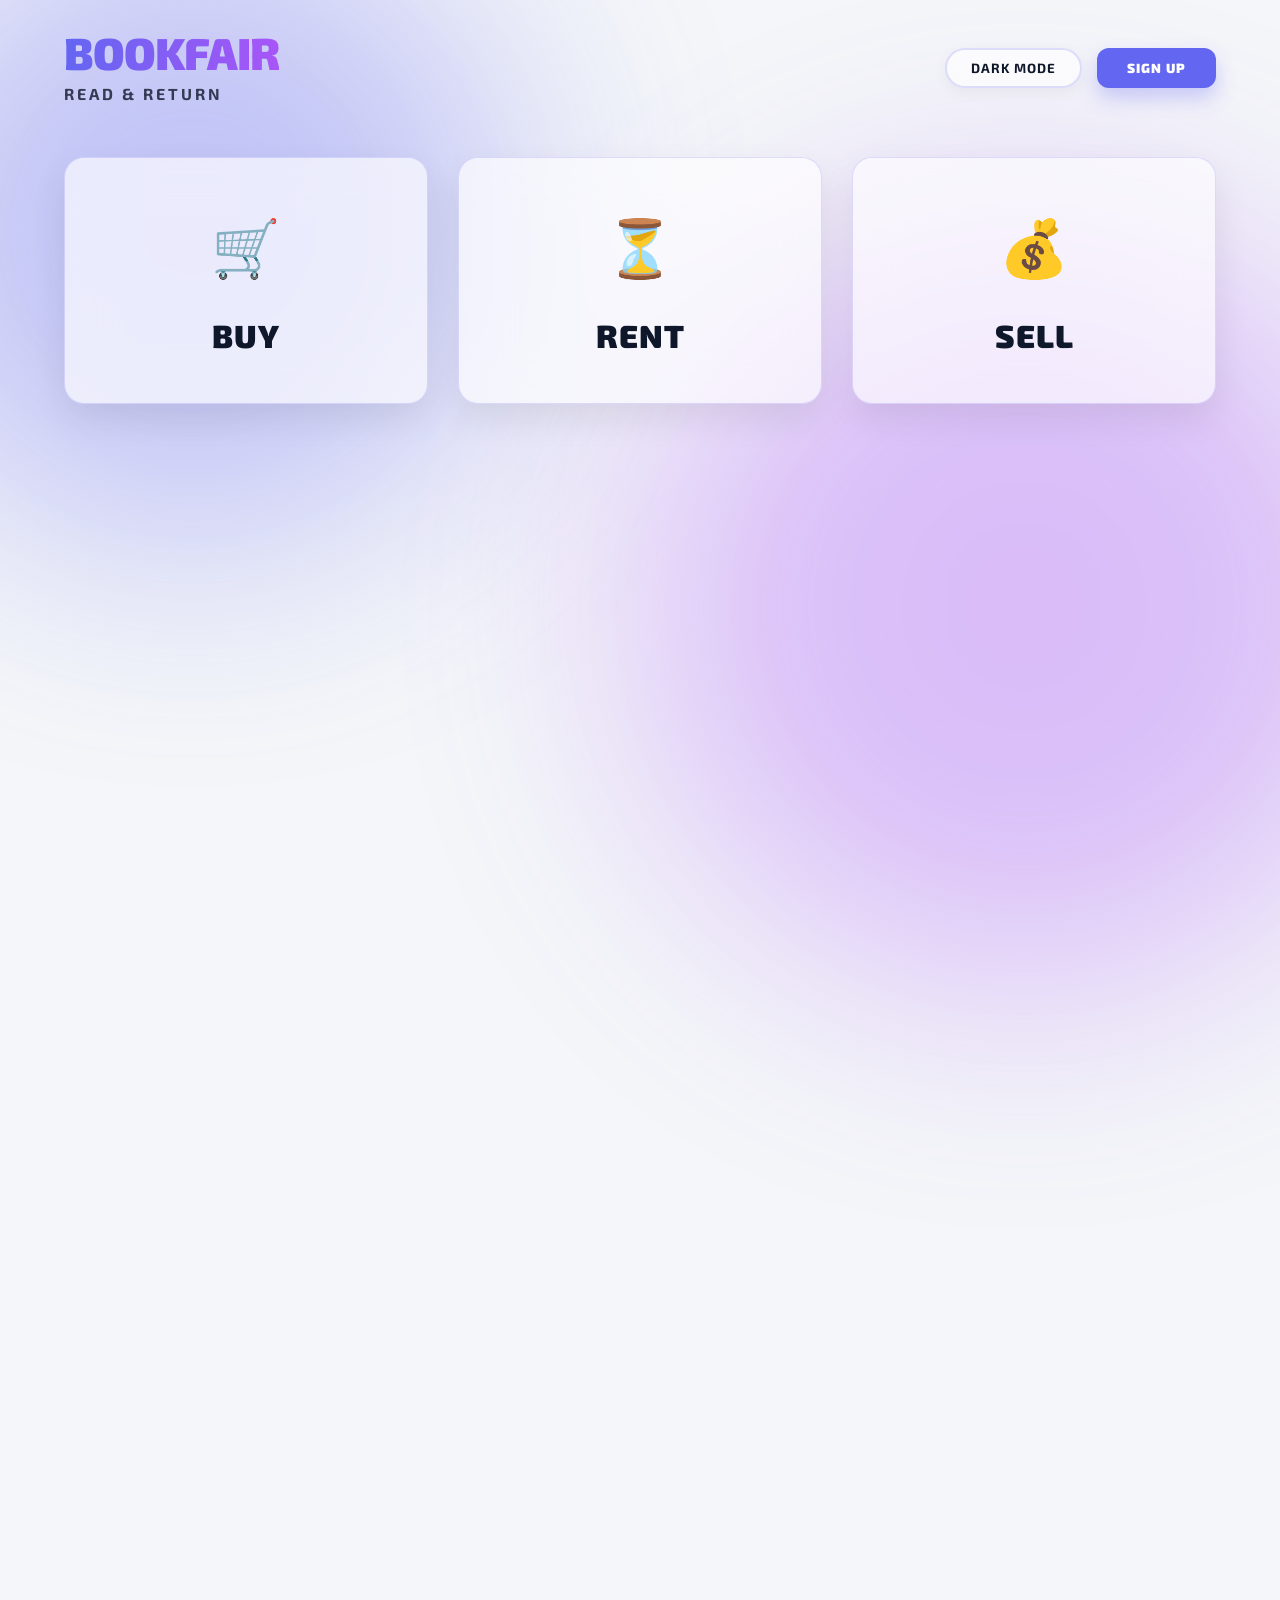
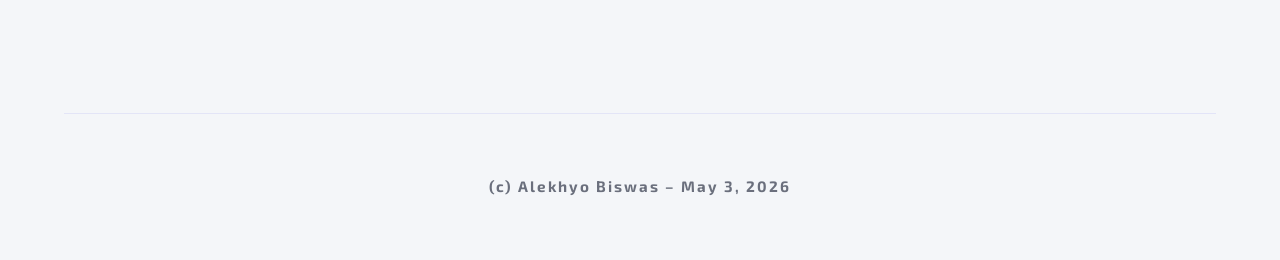
<file: index.html>
<!DOCTYPE html>
<html lang="en">
<head>
    <meta charset="UTF-8">
    <meta name="viewport" content="width=device-width, initial-scale=1.0">
    <title>Bookfair | Read & Return</title>
    <link href="https://fonts.googleapis.com/css2?family=Exo+2:wght@300;400;700;900&display=swap" rel="stylesheet">
    
    <script src="https://challenges.cloudflare.com/turnstile/v0/api.js" async defer></script>
    <script src="https://js.stripe.com/v3/"></script>
    <link rel="stylesheet" href="style.css?v=9">
</head>
<body>

    <div class="ambient-orb orb-1"></div>
    <div class="ambient-orb orb-2"></div>
    <canvas id="particle-canvas"></canvas>

    <div class="content-layer">
        <div class="container">
            
            <nav>
                <div class="brand-container">
                    <div class="logo">BOOKFAIR</div>
                    <div class="tagline">Read & Return</div>
                </div>
                <div class="nav-controls">
                    <button class="theme-btn" id="theme-toggle" onclick="toggleTheme()">Dark Mode</button>
                    <button class="auth-nav-btn" id="nav-auth-btn" onclick="showAuth('signup')">Sign Up</button>
                    
                    <!-- THE UNKNOWN MAN AVATAR -->
                    <a href="profile.html" class="profile-avatar hidden" id="nav-profile-avatar" title="My Profile">
                        <svg viewBox="0 0 24 24" fill="none" stroke="currentColor" stroke-width="2"><path d="M20 21v-2a4 4 0 0 0-4-4H8a4 4 0 0 0-4 4v2"></path><circle cx="12" cy="7" r="4"></circle></svg>
                    </a>
                    
                    <button class="logout-btn hidden" id="nav-logout-btn" onclick="signOut()">Disconnect</button>
                </div>
            </nav>

            <div id="view-landing">
                <div class="action-boxes">
                    <div class="action-box tilt-card"><span class="action-icon">🛒</span><h3>Buy</h3></div>
                    <div class="action-box tilt-card"><span class="action-icon">⏳</span><h3>Rent</h3></div>
                    <div class="action-box tilt-card"><span class="action-icon">💰</span><h3>Sell</h3></div>
                </div>

                <div class="categories-section reveal">
                    <h2 class="category-title">Fiction</h2>
                    <div class="book-grid">
                        <div class="book-card tilt-card"><div class="book-cover">Awaiting Data</div><h4>Sci-Fi Anthology</h4><p>Database synchronization pending...</p></div>
                        <div class="book-card tilt-card"><div class="book-cover">Awaiting Data</div><h4>Classic Literature</h4><p>Database synchronization pending...</p></div>
                        <div class="book-card tilt-card"><div class="book-cover">Awaiting Data</div><h4>Modern Thriller</h4><p>Database synchronization pending...</p></div>
                    </div>

                    <h2 class="category-title">Non-Fiction</h2>
                    <div class="book-grid">
                        <div class="book-card tilt-card"><div class="book-cover">Awaiting Data</div><h4>Startup Economics</h4><p>Database synchronization pending...</p></div>
                        <div class="book-card tilt-card"><div class="book-cover">Awaiting Data</div><h4>Historical Biography</h4><p>Database synchronization pending...</p></div>
                        <div class="book-card tilt-card"><div class="book-cover">Awaiting Data</div><h4>Psychology Today</h4><p>Database synchronization pending...</p></div>
                    </div>

                    <h2 class="category-title">Academic</h2>
                    <div class="book-grid">
                        <div class="book-card tilt-card"><div class="book-cover">Awaiting Data</div><h4>Calculus III</h4><p>Database synchronization pending...</p></div>
                        <div class="book-card tilt-card"><div class="book-cover">Awaiting Data</div><h4>Organic Chemistry</h4><p>Database synchronization pending...</p></div>
                        <div class="book-card tilt-card"><div class="book-cover">Awaiting Data</div><h4>Data Structures</h4><p>Database synchronization pending...</p></div>
                    </div>
                </div>

                <div class="story-grid">
                    <div class="panel-container align-left reveal">
                        <div class="glass-panel tilt-card">
                            <h2><span>🛒</span> The Peer-to-Peer Paradigm</h2>
                            <p>Why allow corporate distributors and retail giants to dictate the worth of your property? Bookfair bypasses the middleman entirely.</p>
                            <p>By connecting directly with the next reader, you establish the true market value. Retaining one hundred percent of your transaction isn't just an option—it's the only logical approach to modern exchange.</p>
                        </div>
                    </div>
                    <div class="panel-container align-right reveal">
                        <div class="glass-panel tilt-card">
                            <h2><span>💰</span> Liquidate Your Library</h2>
                            <p>Those heavy academic texts from last semester are currently a depreciating asset. Leaving them to gather dust while someone else pays retail price is a systemic inefficiency.</p>
                            <p>Our network transforms that physical clutter into immediate, usable capital. List your inventory, set your margins, and convert pages into profit.</p>
                        </div>
                    </div>
                    <div class="panel-container align-left reveal">
                        <div class="glass-panel tilt-card">
                            <h2><span>⏳</span> Frictionless Trust</h2>
                            <p>A decentralized market requires absolute security. Every interaction within this ecosystem is insulated by advanced payment gateways and strict verification protocols.</p>
                            <p>Your funds are cryptographically secured and transferred only upon successful delivery. It is a seamless, risk-free environment designed to protect your assets while you read and return.</p>
                        </div>
                    </div>
                </div>
            </div>

            <div id="view-auth" class="auth-container hidden">
                <div class="auth-box">
                    <h2 id="auth-title">Create Account</h2>
                    
                    <div class="social-auth">
                        <button type="button" class="social-btn" onclick="triggerOAuth('Google')">
                            <svg class="social-icon" viewBox="0 0 24 24"><path d="M22.56 12.25c0-.78-.07-1.53-.2-2.25H12v4.26h5.92c-.26 1.37-1.04 2.53-2.21 3.31v2.77h3.57c2.08-1.92 3.28-4.74 3.28-8.09z" fill="#4285F4"/><path d="M12 23c2.97 0 5.46-.98 7.28-2.66l-3.57-2.77c-.98.66-2.23 1.06-3.71 1.06-2.86 0-5.29-1.93-6.16-4.53H2.18v2.84C3.99 20.53 7.7 23 12 23z" fill="#34A853"/><path d="M5.84 14.09c-.22-.66-.35-1.36-.35-2.09s.13-1.43.35-2.09V7.07H2.18C1.43 8.55 1 10.22 1 12s.43 3.45 1.18 4.93l2.85-2.22.81-.62z" fill="#FBBC05"/><path d="M12 5.38c1.62 0 3.06.56 4.21 1.64l3.15-3.15C17.45 2.09 14.97 1 12 1 7.7 1 3.99 3.47 2.18 7.07l3.66 2.84c.87-2.6 3.3-4.53 6.16-4.53z" fill="#EA4335"/></svg>
                            Continue with Google
                        </button>
                        <button type="button" class="social-btn" onclick="triggerOAuth('Apple')">
                            <svg class="social-icon" viewBox="0 0 24 24" fill="currentColor"><path d="M17.05 20.28c-.98.95-2.05.8-3.08.35-1.09-.46-2.09-.48-3.24 0-1.44.62-2.2.44-3.06-.35C2.79 15.25 3.51 7.59 9.05 7.31c1.35.07 2.29.74 3.08.8 1.18-.04 2.26-.79 3.59-.76 1.44.04 2.65.65 3.41 1.76-3.24 1.89-2.73 5.86.37 7.07-.68 1.63-1.63 3.19-2.45 4.1zM12.03 7.25c-.15-2.23 1.66-4.07 3.74-4.25.29 2.58-2.34 4.5-3.74 4.25z"/></svg>
                            Continue with Apple
                        </button>
                        <button type="button" class="social-btn" onclick="triggerOAuth('Facebook')">
                            <svg class="social-icon" viewBox="0 0 24 24" fill="#1877F2"><path d="M24 12.073c0-6.627-5.373-12-12-12s-12 5.373-12 12c0 5.99 4.388 10.954 10.125 11.854v-8.385H7.078v-3.469h3.047V9.43c0-3.007 1.792-4.669 4.533-4.669 1.312 0 2.686.235 2.686.235v2.953H15.83c-1.491 0-1.956.925-1.956 1.874v2.25h3.328l-.532 3.469h-2.796v8.385C19.612 23.027 24 18.062 24 12.073z"/></svg>
                            Continue with Facebook
                        </button>
                        <button type="button" class="social-btn" onclick="triggerOAuth('Microsoft')">
                            <svg class="social-icon" viewBox="0 0 21 21"><path d="M10 0H0v10h10V0zM21 0H11v10h10V0zM10 11H0v10h10V11zM21 11H11v10h10V11z" fill="#00a4ef"/></svg>
                            Continue with Microsoft
                        </button>
                        <button type="button" class="social-btn" onclick="triggerOAuth('Yahoo')">
                            <svg class="social-icon" viewBox="0 0 24 24" fill="#410093"><path d="M16.036 2.05L12.012 12 7.974 2.05H2.601l7.398 16.483v3.417h4.024v-3.417L21.399 2.05h-5.363z"/></svg>
                            Continue with Yahoo
                        </button>
                    </div>

                    <div class="divider">OR USE STANDARD LOGIN</div>

                    <form id="auth-form">
                        <div id="auth-error" class="error-msg hidden">Invalid details provided.</div>
                        
                        <div class="input-group signup-only">
                            <label>Full Name</label>
                            <input type="text" id="fullname" placeholder="Enter your full name">
                        </div>

                        <div class="input-group signup-only">
                            <label>Email Address</label>
                            <input type="email" id="email" placeholder="name@example.com">
                        </div>

                        <div class="input-group signup-only">
                            <label>Phone Number</label>
                            <input type="tel" id="phone" placeholder="+91 98765 43210">
                        </div>

                        <div class="input-group signup-only">
                            <label>Shipping Address</label>
                            <input type="text" id="address1" placeholder="Street Address" style="margin-bottom: 10px;">
                            <input type="text" id="address2" placeholder="Apt, Suite, Bldg (Optional)" style="margin-bottom: 10px;">
                            <div class="form-row">
                                <input type="text" id="city" placeholder="City" class="form-col-2">
                                <input type="text" id="state" placeholder="State" class="form-col">
                                <input type="text" id="zip" placeholder="ZIP" class="form-col">
                            </div>
                        </div>
                        
                        <div class="input-group signup-only">
                            <label>Payment Method</label>
                            
                            <div class="payment-tabs">
                                <label class="pay-tab active">
                                    <input type="radio" name="pay_method" value="card" checked> Card
                                </label>
                                <label class="pay-tab">
                                    <input type="radio" name="pay_method" value="upi"> UPI
                                </label>
                                <label class="pay-tab">
                                    <input type="radio" name="pay_method" value="netbanking"> NetBanking
                                </label>
                            </div>

                            <div id="pay-card" class="pay-section">
                                <div id="card-number" class="stripe-box" style="margin-bottom: 10px;"></div>
                                <div class="form-row">
                                    <div id="card-expiry" class="stripe-box form-col"></div>
                                    <div id="card-cvc" class="stripe-box form-col"></div>
                                </div>
                                <div id="card-errors" class="error-msg hidden" style="margin-top: 5px;"></div>
                            </div>

                            <div id="pay-upi" class="pay-section hidden">
                                <input type="text" id="upi-id" placeholder="username@bank" class="custom-pay-input">
                                <p style="font-size: 0.8rem; opacity: 0.7; margin-top: 5px;">A payment request will be sent to this UPI ID.</p>
                            </div>

                            <div id="pay-netbanking" class="pay-section hidden">
                                <select id="bank-select" class="custom-pay-input">
                                    <option value="" disabled selected>Select your Bank...</option>
                                    <option value="sbi">State Bank of India (SBI)</option>
                                    <option value="hdfc">HDFC Bank</option>
                                    <option value="icici">ICICI Bank</option>
                                    <option value="axis">Axis Bank</option>
                                    <option value="kotak">Kotak Mahindra Bank</option>
                                    <option value="pnb">Punjab National Bank</option>
                                </select>
                                <p style="font-size: 0.8rem; opacity: 0.7; margin-top: 5px;">You will be redirected to your bank's portal.</p>
                            </div>
                        </div>

                        <div class="input-group">
                            <label>User ID</label>
                            <input type="text" id="userid" placeholder="Enter User ID" required>
                        </div>
                        
                        <div class="input-group">
                            <label>Password</label>
                            <div class="password-wrapper">
                                <input type="password" id="password" placeholder="Enter Password" required>
                                <button type="button" class="password-toggle" id="toggle-password" aria-label="Toggle password visibility">
                                    <svg id="eye-icon" class="hidden" viewBox="0 0 24 24" fill="none" stroke="currentColor" stroke-width="2" stroke-linecap="round" stroke-linejoin="round"><path d="M1 12s4-8 11-8 11 8 11 8-4 8-11 8-11-8-11-8z"></path><circle cx="12" cy="12" r="3"></circle></svg>
                                    <svg id="eye-slash-icon" viewBox="0 0 24 24" fill="none" stroke="currentColor" stroke-width="2" stroke-linecap="round" stroke-linejoin="round"><path d="M17.94 17.94A10.07 10.07 0 0 1 12 20c-7 0-11-8-11-8a18.45 18.45 0 0 1 5.06-5.94M9.9 4.24A9.12 9.12 0 0 1 12 4c7 0 11 8 11 8a18.5 18.5 0 0 1-2.16 3.19m-6.72-1.07a3 3 0 1 1-4.24-4.24"></path><line x1="1" y1="1" x2="23" y2="23"></line></svg>
                                </button>
                            </div>
                        </div>
                        
                        <div class="turnstile-container signup-only" id="captcha-container">
                            <div class="cf-turnstile" data-sitekey="0x4AAAAAADIhaz7yIwYBvuiq" data-theme="auto"></div>
                        </div>

                        <button type="submit" class="submit-btn" id="auth-submit-btn">Sign Up</button>
                        
                        <div class="toggle-auth" id="auth-toggle-link" onclick="toggleAuthMode()">Already have an account? Log In</div>
                        <span class="back-link" onclick="showLanding()">Cancel & Return</span>
                    </form>
                </div>
            </div>

            <div id="view-dashboard" class="hidden">
                <div class="dash-header">
                    <h1 id="dash-greeting">Welcome back.</h1>
                    <div class="wallet-badge">Wallet: ₹1,450.00</div>
                </div>

                <div class="stat-grid">
                    <div class="stat-card">
                        <span class="stat-label">Unsettled Books</span>
                        <span class="stat-value">04</span>
                        <button class="dash-action-btn">Manage Inventory</button>
                    </div>
                    <div class="stat-card">
                        <span class="stat-label">Inbox</span>
                        <span class="stat-value" style="color: var(--secondary)">02</span>
                        <button class="dash-action-btn">Check messages</button>
                    </div>
                    <div class="stat-card">
                        <span class="stat-label">Your Analytics</span>
                        
                        <div class="chart-legend">
                            <div><span class="legend-dot" style="background:var(--primary)"></span>Buying</div>
                            <div><span class="legend-dot" style="background:var(--secondary)"></span>Selling</div>
                        </div>
                        
                        <div class="chart-box">
                            <div class="chart-gridline"></div>
                            <div class="chart-gridline"></div>
                            <div class="chart-gridline"></div>
                            
                            <div class="chart-bar-group">
                                <div class="bar buy" style="height: 30%"></div>
                                <div class="bar sell" style="height: 60%"></div>
                            </div>
                            <div class="chart-bar-group">
                                <div class="bar buy" style="height: 50%"></div>
                                <div class="bar sell" style="height: 85%"></div>
                            </div>
                            <div class="chart-bar-group">
                                <div class="bar buy" style="height: 80%"></div>
                                <div class="bar sell" style="height: 40%"></div>
                            </div>
                            <div class="chart-bar-group">
                                <div class="bar buy" style="height: 45%"></div>
                                <div class="bar sell" style="height: 95%"></div>
                            </div>
                        </div>

                        <button class="dash-action-btn">View detailed analytics</button>
                    </div>
                </div>

                <div class="feed-section market-feed">
                    <h3>Incoming Requests</h3>
                    <div class="book-grid">
                        <div class="book-item">
                            <div class="book-cover-mock"></div>
                            <span class="badge req">BUY REQUEST</span>
                            <h4 style="font-size:1.1rem">Indian Art and Culture</h4>
                            <p style="font-weight:900; color:var(--primary); margin-top:5px;">Offer: ₹630</p>
                        </div>
                        <div class="book-item">
                            <div class="book-cover-mock"></div>
                            <span class="badge req">RENTAL INQUIRY</span>
                            <h4 style="font-size:1.1rem">History Book Children</h4>
                            <p style="font-weight:900; color:var(--primary); margin-top:5px;">₹100/mo</p>
                        </div>
                    </div>
                </div>

                <div class="feed-section market-feed">
                    <h3>New Listings in Network</h3>
                    <div class="book-grid">
                        <div class="book-item">
                            <div class="book-cover-mock"></div>
                            <span class="badge new">NEW LISTING</span>
                            <h4 style="font-size:1.1rem">Data Structures in C++</h4>
                            <p style="font-weight:900; color:var(--text); margin-top:5px;">₹450</p>
                        </div>
                        <div class="book-item">
                            <div class="book-cover-mock"></div>
                            <span class="badge new">NEW LISTING</span>
                            <h4 style="font-size:1.1rem">Advanced Physics</h4>
                            <p style="font-weight:900; color:var(--text); margin-top:5px;">₹800</p>
                        </div>
                        <div class="book-item">
                            <div class="book-cover-mock"></div>
                            <span class="badge new">NEW LISTING</span>
                            <h4 style="font-size:1.1rem">Economics 101</h4>
                            <p style="font-weight:900; color:var(--text); margin-top:5px;">₹350</p>
                        </div>
                    </div>
                </div>
            </div>

            <footer>
                (c) Alekhyo Biswas – May 3, 2026
            </footer>
        </div>
    </div>

    <script src="app.js?v=9"></script>
</body>
</html>
</file>
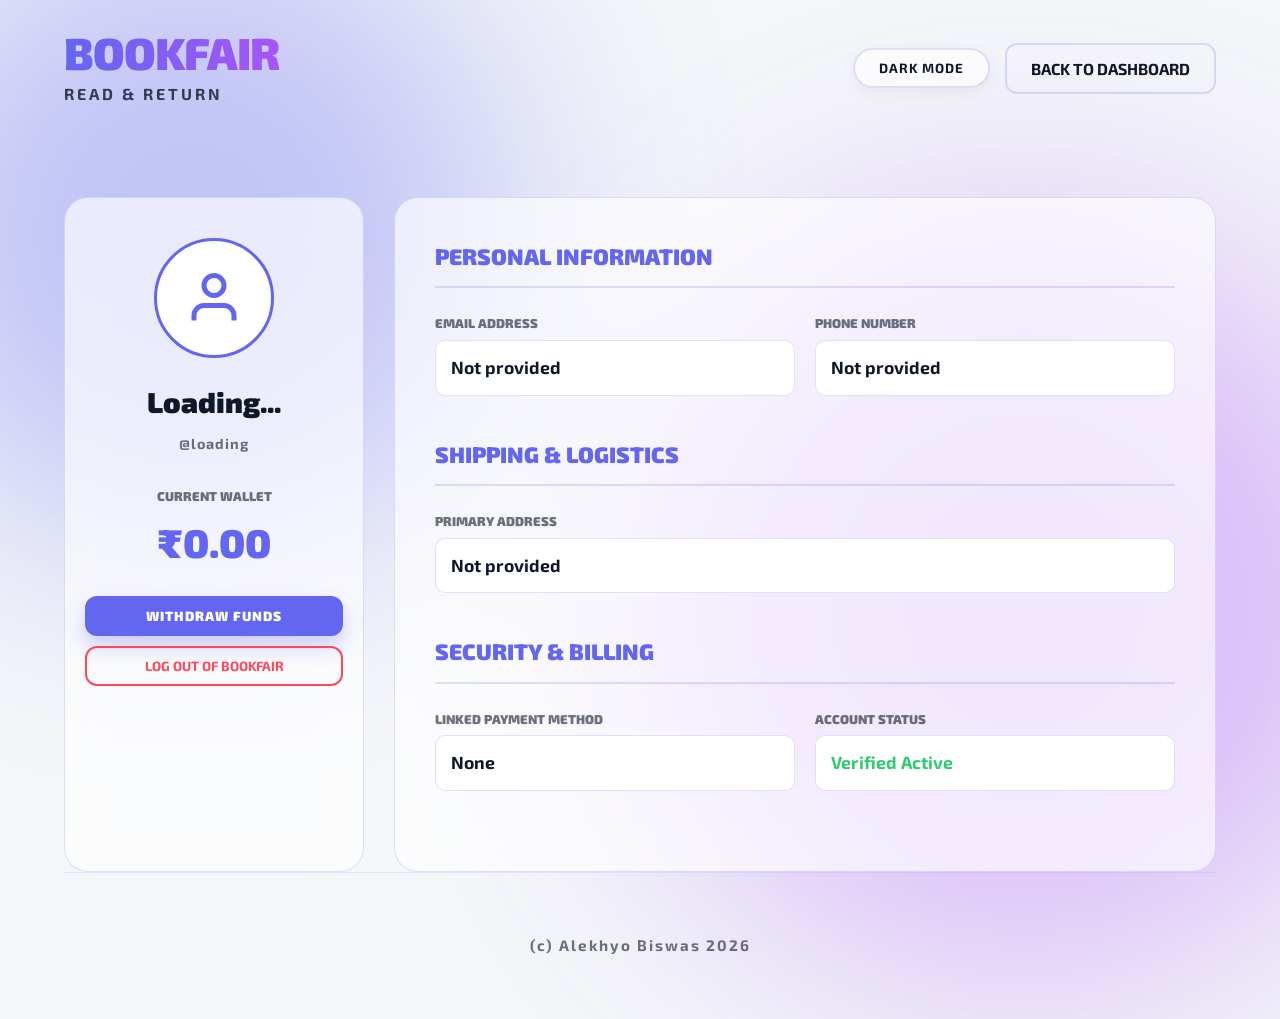
<file: profile.html>
<!DOCTYPE html>
<html lang="en">
<head>
    <meta charset="UTF-8">
    <meta name="viewport" content="width=device-width, initial-scale=1.0">
    <title>My Profile | Bookfair</title>
    <link href="https://fonts.googleapis.com/css2?family=Exo+2:wght@300;400;700;900&display=swap" rel="stylesheet">
    <link rel="stylesheet" href="style.css?v=9">
</head>
<body>

    <div class="ambient-orb orb-1"></div>
    <div class="ambient-orb orb-2"></div>
    
    <!-- No particle canvas here to keep the profile page fast and clean -->

    <div class="content-layer" id="profile-page-marker">
        <div class="container">
            
            <nav>
                <div class="brand-container">
                    <a href="index.html" style="text-decoration: none;">
                        <div class="logo">BOOKFAIR</div>
                        <div class="tagline">Read & Return</div>
                    </a>
                </div>
                <div class="nav-controls">
                    <button class="theme-btn" id="theme-toggle" onclick="toggleTheme()">Dark Mode</button>
                    <!-- Back to Home instead of Profile Avatar -->
                    <a href="index.html" class="logout-btn" style="text-decoration: none;">Back to Dashboard</a>
                </div>
            </nav>

            <div class="profile-wrapper">
                <!-- Left Sidebar -->
                <div class="profile-sidebar">
                    <div class="profile-big-avatar">
                        <svg viewBox="0 0 24 24" fill="none" stroke="currentColor" stroke-width="2"><path d="M20 21v-2a4 4 0 0 0-4-4H8a4 4 0 0 0-4 4v2"></path><circle cx="12" cy="7" r="4"></circle></svg>
                    </div>
                    <h2 id="prof-fullname">Loading...</h2>
                    <p id="prof-userid">@loading</p>
                    
                    <div style="margin-top: 30px;">
                        <div style="font-size: 0.8rem; font-weight: 900; opacity: 0.6; text-transform: uppercase;">Current Wallet</div>
                        <div style="font-size: 2.5rem; font-weight: 900; color: var(--primary); margin-bottom: 20px;" id="prof-wallet">₹0.00</div>
                        
                        <button class="auth-nav-btn" style="width: 100%; margin-bottom: 10px;">Withdraw Funds</button>
                        <button class="logout-btn" style="width: 100%; border-color: var(--error); color: var(--error);" onclick="signOut()">Log Out of Bookfair</button>
                    </div>
                </div>

                <!-- Right Detail Grid -->
                <div class="profile-details">
                    <div class="profile-section-title">Personal Information</div>
                    
                    <div class="detail-grid">
                        <div class="detail-item">
                            <label>Email Address</label>
                            <div id="prof-email">Not provided</div>
                        </div>
                        <div class="detail-item">
                            <label>Phone Number</label>
                            <div id="prof-phone">Not provided</div>
                        </div>
                    </div>

                    <div class="profile-section-title">Shipping & Logistics</div>
                    
                    <div class="detail-grid" style="grid-template-columns: 1fr;">
                        <div class="detail-item">
                            <label>Primary Address</label>
                            <div id="prof-address">Not provided</div>
                        </div>
                    </div>

                    <div class="profile-section-title">Security & Billing</div>
                    
                    <div class="detail-grid">
                        <div class="detail-item">
                            <label>Linked Payment Method</label>
                            <div id="prof-payment" style="text-transform: capitalize;">None</div>
                        </div>
                        <div class="detail-item">
                            <label>Account Status</label>
                            <div style="color: #2ecc71;">Verified Active</div>
                        </div>
                    </div>
                </div>
            </div>

            <footer>
                (c) Alekhyo Biswas 2026
            </footer>
        </div>
    </div>

    <script src="app.js?v=9"></script>
</body>
</html>
</file>
<file: style.css>
:root {
    --primary: #6366f1;
    --secondary: #a855f7;
    --bg: #f4f6f9;
    --text: #0f172a;
    --card-bg: rgba(255, 255, 255, 0.65);
    --dash-card: #ffffff;
    --border: rgba(99, 102, 241, 0.2);
    --glow: rgba(99, 102, 241, 0.4);
    --error: #ff4757;
}

[data-theme="dark"] {
    --bg: #05070f;
    --text: #f8fafc;
    --card-bg: rgba(15, 20, 35, 0.65);
    --dash-card: #0a0f1a;
    --border: rgba(168, 85, 247, 0.25);
    --glow: rgba(168, 85, 247, 0.5);
}

* { margin: 0; padding: 0; box-sizing: border-box; }

body {
    font-family: 'Exo 2', sans-serif;
    background-color: var(--bg);
    color: var(--text);
    transition: background-color 0.6s ease, color 0.6s ease;
    overflow-x: hidden;
    line-height: 1.7;
}

.hidden { display: none !important; }

/* --- GRAPHICAL LAYERS --- */
#particle-canvas {
    position: fixed; top: 0; left: 0; width: 100%; height: 100%; z-index: 0; pointer-events: none;
}

.ambient-orb {
    position: fixed; border-radius: 50%; filter: blur(120px); z-index: 0; opacity: 0.35;
    animation: drift 20s infinite alternate ease-in-out; pointer-events: none;
}

.orb-1 { top: -10%; left: -10%; width: 50vw; height: 50vw; background: var(--primary); }
.orb-2 { bottom: -10%; right: -10%; width: 60vw; height: 60vw; background: var(--secondary); animation-delay: -10s; }

@keyframes drift {
    0% { transform: translate(0, 0) scale(1); }
    100% { transform: translate(10vw, 15vh) scale(1.2); }
}

/* --- UI COMPONENTS --- */
.content-layer { position: relative; z-index: 10; min-height: 100vh; display: flex; flex-direction: column; }
.container { max-width: 1200px; margin: 0 auto; padding: 0 24px; width: 100%; }

/* Header / Nav */
nav { display: flex; justify-content: space-between; align-items: center; padding: 30px 0 50px; }
.brand-container { display: flex; flex-direction: column; }

.logo { 
    font-weight: 900; font-size: 2.8rem; 
    background: linear-gradient(to right, var(--primary), var(--secondary));
    -webkit-background-clip: text; -webkit-text-fill-color: transparent;
    letter-spacing: -1px; line-height: 1;
}

.tagline { font-weight: 700; font-size: 1rem; color: var(--text); opacity: 0.8; letter-spacing: 3px; text-transform: uppercase; margin-top: 5px; }

.nav-controls { display: flex; gap: 15px; align-items: center; }

/* Nav Avatar Icon */
.profile-avatar {
    width: 40px; height: 40px; border-radius: 50%; background: var(--card-bg); border: 2px solid var(--border);
    display: flex; align-items: center; justify-content: center; color: var(--text); cursor: pointer;
    transition: all 0.3s;
}
.profile-avatar:hover { border-color: var(--primary); box-shadow: 0 0 15px var(--glow); transform: translateY(-2px); }
.profile-avatar svg { width: 20px; height: 20px; }

.theme-btn {
    background: var(--card-bg); backdrop-filter: blur(10px); -webkit-backdrop-filter: blur(10px);
    color: var(--text); border: 2px solid var(--border); padding: 10px 24px; border-radius: 50px;
    font-weight: 700; cursor: pointer; transition: all 0.3s ease; font-family: 'Exo 2';
    text-transform: uppercase; letter-spacing: 1px; box-shadow: 0 4px 15px rgba(0,0,0,0.05);
}
.theme-btn:hover { box-shadow: 0 0 20px var(--glow); border-color: var(--primary); transform: translateY(-2px); }

.auth-nav-btn {
    background: var(--primary); color: white; border: none; padding: 12px 30px;
    border-radius: 12px; font-weight: 900; cursor: pointer; transition: all 0.3s ease;
    font-family: 'Exo 2'; text-transform: uppercase; letter-spacing: 1px;
    box-shadow: 0 10px 20px rgba(99, 102, 241, 0.3);
}
.auth-nav-btn:hover { background: var(--secondary); transform: translateY(-2px); box-shadow: 0 10px 25px rgba(168, 85, 247, 0.4); }

.logout-btn { background: transparent; color: var(--text); border: 2px solid var(--border); padding: 10px 24px; border-radius: 12px; font-weight: 700; cursor: pointer; font-family: 'Exo 2'; text-transform: uppercase; }
.logout-btn:hover { border-color: var(--error); color: var(--error); }

/* --- 1. ENTRANCE VIEW --- */
.action-boxes { display: grid; grid-template-columns: repeat(3, 1fr); gap: 30px; margin-bottom: 80px; perspective: 1000px; }
.action-box { background: var(--card-bg); backdrop-filter: blur(25px); -webkit-backdrop-filter: blur(25px); border: 1px solid var(--border); border-radius: 20px; padding: 40px 20px; text-align: center; box-shadow: 0 15px 35px rgba(0,0,0,0.08); transition: transform 0.3s ease-out, border-color 0.4s ease, box-shadow 0.4s ease; transform-style: preserve-3d; cursor: pointer; }
.action-box:hover { border-color: var(--primary); box-shadow: 0 0 30px var(--glow); transform: translateY(-5px); }
.action-box h3 { font-size: 2rem; font-weight: 900; transform: translateZ(30px); text-transform: uppercase; letter-spacing: 1px; color: var(--text); }
.action-icon { font-size: 3.5rem; display: block; margin-bottom: 15px; animation: float-small 4s ease-in-out infinite; transform: translateZ(40px); }

.categories-section { margin-bottom: 120px; }
.category-title { font-size: 1.8rem; font-weight: 900; margin: 50px 0 20px; border-bottom: 2px solid var(--border); padding-bottom: 10px; color: var(--primary); text-transform: uppercase; letter-spacing: 1px; }
.book-grid { display: grid; grid-template-columns: repeat(auto-fill, minmax(280px, 1fr)); gap: 25px; }
.book-card { background: var(--card-bg); backdrop-filter: blur(15px); -webkit-backdrop-filter: blur(15px); border: 1px solid var(--border); border-radius: 16px; padding: 20px; transition: transform 0.3s ease, box-shadow 0.3s ease; }
.book-card:hover { transform: translateY(-5px); box-shadow: 0 10px 25px var(--glow); border-color: var(--primary); }
.book-cover { height: 180px; background: linear-gradient(135deg, var(--border), transparent); border-radius: 12px; margin-bottom: 15px; display: flex; align-items: center; justify-content: center; font-weight: 700; opacity: 0.6; letter-spacing: 1px; }
.book-card h4 { font-size: 1.3rem; font-weight: 900; margin-bottom: 5px; }
.book-card p { font-size: 0.95rem; opacity: 0.8; }

.story-grid { display: grid; grid-template-columns: 1fr; gap: 60px; margin-bottom: 100px; perspective: 1000px; }
.panel-container { display: flex; justify-content: center; }
.panel-container.align-right { justify-content: flex-end; }
.panel-container.align-left { justify-content: flex-start; }
.glass-panel { background: var(--card-bg); backdrop-filter: blur(30px); -webkit-backdrop-filter: blur(30px); border: 1px solid var(--border); padding: 50px; border-radius: 24px; width: 100%; max-width: 850px; box-shadow: 0 25px 50px rgba(0,0,0,0.1); transition: transform 0.1s ease-out, border-color 0.4s ease, box-shadow 0.4s ease; transform-style: preserve-3d; position: relative; }
.glass-panel:hover { border-color: var(--primary); box-shadow: 0 0 40px var(--glow); }
.glass-panel h2 { font-size: clamp(2rem, 4vw, 2.8rem); font-weight: 900; margin-bottom: 20px; color: var(--text); transform: translateZ(30px); display: flex; align-items: center; gap: 15px; }
.glass-panel p { font-size: 1.2rem; opacity: 0.9; margin-bottom: 20px; transform: translateZ(20px); }

.reveal { opacity: 0; transform: translateY(60px); transition: all 0.8s cubic-bezier(0.16, 1, 0.3, 1); }
.reveal.active { opacity: 1; transform: translateY(0); }

/* --- 2. AUTHENTICATION VIEW --- */
.auth-container { display: flex; justify-content: center; align-items: center; min-height: 60vh; width: 100%; margin-bottom: 50px; }
.auth-box { background: var(--card-bg); backdrop-filter: blur(30px); -webkit-backdrop-filter: blur(30px); border: 1px solid var(--border); padding: 40px; border-radius: 24px; width: 100%; max-width: 450px; box-shadow: 0 25px 50px rgba(0,0,0,0.2); }
.auth-box h2 { font-size: 2.2rem; font-weight: 900; text-align: center; margin-bottom: 20px; color: var(--primary); }

.social-auth { display: flex; flex-direction: column; gap: 10px; margin-bottom: 25px; }
.social-btn { display: flex; align-items: center; justify-content: center; gap: 10px; width: 100%; padding: 12px; border-radius: 10px; border: 1px solid var(--border); background: var(--dash-card); color: var(--text); font-weight: 700; cursor: pointer; transition: 0.3s; font-family: 'Exo 2'; }
.social-btn:hover { border-color: var(--primary); transform: translateY(-2px); }
.social-icon { width: 20px; height: 20px; fill: currentColor; }

.divider { display: flex; align-items: center; text-align: center; margin-bottom: 25px; color: var(--text); opacity: 0.6; font-size: 0.9rem; font-weight: 700; }
.divider::before, .divider::after { content: ''; flex: 1; border-bottom: 1px solid var(--border); margin: 0 10px; }

/* Input Fields & Layout Utilities */
.input-group { margin-bottom: 20px; }
.input-group label { display: block; font-weight: 700; margin-bottom: 8px; font-size: 0.9rem; text-transform: uppercase; opacity: 0.8; }
.input-group input, .custom-pay-input, select { width: 100%; padding: 15px; border-radius: 10px; border: 2px solid var(--border); background: rgba(0,0,0,0.05); color: var(--text); font-family: 'Exo 2'; font-size: 1rem; transition: border-color 0.3s; }
[data-theme="dark"] .input-group input, [data-theme="dark"] .custom-pay-input, [data-theme="dark"] select { background: rgba(255,255,255,0.05); }
.input-group input:focus, .custom-pay-input:focus, select:focus { outline: none; border-color: var(--primary); }

.form-row { display: flex; gap: 10px; width: 100%; }
.form-col { flex: 1; }
.form-col-2 { flex: 2; }

/* Payment Tabs */
.payment-tabs { display: flex; gap: 10px; margin-bottom: 15px; }
.pay-tab { flex: 1; text-align: center; padding: 12px 5px; border: 2px solid var(--border); border-radius: 10px; cursor: pointer; transition: all 0.3s; font-weight: 700; font-size: 0.85rem; color: var(--text); opacity: 0.6; }
.pay-tab input { display: none; }
.pay-tab:hover { border-color: var(--primary); opacity: 1; }
.pay-tab.active { background: var(--primary); color: white; border-color: var(--primary); opacity: 1; }
.pay-section { display: block; }

/* Password Field Upgrades */
.password-wrapper { position: relative; display: flex; align-items: center; }
.password-wrapper input { padding-right: 50px; } 
.password-toggle { position: absolute; right: 15px; background: none; border: none; color: var(--text); opacity: 0.5; cursor: pointer; display: flex; align-items: center; justify-content: center; transition: all 0.3s; }
.password-toggle:hover { opacity: 1; color: var(--primary); }
.password-toggle svg { width: 22px; height: 22px; }

/* Stripe Secure Element Styling */
.stripe-box {
    width: 100%; 
    padding: 15px; 
    border-radius: 10px; 
    border: 2px solid var(--border); 
    background: rgba(0,0,0,0.05); 
    transition: border-color 0.3s;
}
[data-theme="dark"] .stripe-box { background: rgba(255,255,255,0.05); }
.stripe-box.StripeElement--focus { border-color: var(--primary); }
.stripe-box.StripeElement--invalid { border-color: var(--error); }

.turnstile-container { margin-bottom: 20px; display: flex; justify-content: center; min-height: 65px; }
.error-msg { color: var(--error); font-weight: 700; text-align: center; margin-bottom: 15px; font-size: 0.9rem; }

.submit-btn { width: 100%; background: var(--primary); color: white; border: none; padding: 15px; border-radius: 10px; font-weight: 900; font-size: 1.1rem; cursor: pointer; text-transform: uppercase; transition: background 0.3s; }
.submit-btn:hover { background: var(--secondary); }

.toggle-auth { display: block; text-align: center; margin-top: 25px; color: var(--text); opacity: 0.8; cursor: pointer; font-weight: 700; }
.toggle-auth:hover { opacity: 1; color: var(--primary); }
.back-link { display: block; text-align: center; margin-top: 15px; color: var(--text); opacity: 0.5; cursor: pointer; font-weight: 700; font-size: 0.85rem; }
.back-link:hover { opacity: 1; text-decoration: underline; }

/* --- 3. DASHBOARD VIEW --- */
.dash-header { margin: 20px 0 50px; }
.dash-header h1 { font-size: 3rem; font-weight: 900; line-height: 1.2; }
.wallet-badge { display: inline-block; background: var(--border); padding: 8px 20px; border-radius: 50px; font-weight: 900; color: var(--primary); margin-top: 10px; font-size: 1.2rem; }

.stat-grid { display: grid; grid-template-columns: repeat(auto-fit, minmax(300px, 1fr)); gap: 25px; margin-bottom: 60px; }
.stat-card { background: var(--dash-card); border: 1px solid var(--border); padding: 30px; border-radius: 16px; display: flex; flex-direction: column; }
.stat-value { font-size: 3.5rem; font-weight: 900; color: var(--text); line-height: 1; margin: 15px 0; }
.stat-label { font-size: 1rem; text-transform: uppercase; opacity: 0.7; font-weight: 900; color: var(--primary); }
.dash-action-btn { background: transparent; color: var(--text); border: 2px solid var(--border); padding: 10px; border-radius: 8px; font-weight: 700; cursor: pointer; transition: all 0.2s; margin-top: auto; text-transform: uppercase; }
.dash-action-btn:hover { border-color: var(--primary); color: var(--primary); }

.chart-box { height: 120px; margin: 20px 0 25px; position: relative; border-left: 2px solid var(--border); border-bottom: 2px solid var(--border); padding: 10px 0 0 10px; display: flex; align-items: flex-end; justify-content: space-around; }
.chart-gridline { position: absolute; left: 0; right: 0; border-top: 1px dashed var(--border); opacity: 0.5; z-index: 1; }
.chart-gridline:nth-child(1) { top: 20%; }
.chart-gridline:nth-child(2) { top: 50%; }
.chart-gridline:nth-child(3) { top: 80%; }
.chart-bar-group { display: flex; gap: 4px; align-items: flex-end; height: 100%; z-index: 2; position: relative; width: 12%; }
.bar { width: 100%; border-radius: 4px 4px 0 0; transition: height 0.5s ease; }
.bar.buy { background: linear-gradient(to top, rgba(99, 102, 241, 0.5), var(--primary)); }
.bar.sell { background: linear-gradient(to top, rgba(168, 85, 247, 0.5), var(--secondary)); }
.chart-legend { display: flex; gap: 15px; font-size: 0.8rem; font-weight: 700; margin-bottom: 15px; opacity: 0.8; justify-content: center; }
.legend-dot { display: inline-block; width: 10px; height: 10px; border-radius: 50%; margin-right: 5px; }

.market-feed h3 { font-size: 1.8rem; font-weight: 900; margin-bottom: 25px; border-bottom: 2px solid var(--border); padding-bottom: 10px; }
.feed-section { margin-bottom: 60px; }
.book-item { background: var(--dash-card); border: 1px solid var(--border); border-radius: 12px; padding: 20px; transition: border-color 0.2s; cursor: pointer; }
.book-item:hover { border-color: var(--primary); }
.book-cover-mock { height: 140px; background: var(--border); border-radius: 8px; margin-bottom: 15px; }
.badge { font-size: 0.8rem; font-weight: 900; padding: 4px 10px; border-radius: 4px; display: inline-block; margin-bottom: 10px; }
.badge.req { background: rgba(99, 102, 241, 0.2); color: var(--primary); }
.badge.new { background: rgba(168, 85, 247, 0.2); color: var(--secondary); }

/* --- 4. PROFILE PAGE STYLES --- */
.profile-wrapper { margin-top: 40px; display: grid; grid-template-columns: 300px 1fr; gap: 30px; }
.profile-sidebar { background: var(--card-bg); backdrop-filter: blur(20px); border: 1px solid var(--border); border-radius: 24px; padding: 40px 20px; text-align: center; }
.profile-big-avatar { width: 120px; height: 120px; border-radius: 50%; background: var(--dash-card); border: 3px solid var(--primary); margin: 0 auto 20px; display: flex; align-items: center; justify-content: center; color: var(--primary); }
.profile-big-avatar svg { width: 60px; height: 60px; }
.profile-sidebar h2 { font-size: 1.8rem; font-weight: 900; margin-bottom: 5px; }
.profile-sidebar p { opacity: 0.6; font-weight: 700; margin-bottom: 20px; font-size: 0.9rem; letter-spacing: 1px; }

.profile-details { background: var(--card-bg); backdrop-filter: blur(20px); border: 1px solid var(--border); border-radius: 24px; padding: 40px; }
.profile-section-title { font-size: 1.4rem; font-weight: 900; border-bottom: 2px solid var(--border); padding-bottom: 10px; margin-bottom: 25px; color: var(--primary); text-transform: uppercase; }

.detail-grid { display: grid; grid-template-columns: 1fr 1fr; gap: 20px; margin-bottom: 40px; }
.detail-item label { display: block; font-size: 0.8rem; font-weight: 900; text-transform: uppercase; opacity: 0.6; margin-bottom: 5px; }
.detail-item div { font-size: 1.1rem; font-weight: 700; background: var(--dash-card); padding: 12px 15px; border-radius: 10px; border: 1px solid var(--border); }

@keyframes float-small { 0% { transform: translateY(0px) translateZ(40px); } 50% { transform: translateY(-10px) translateZ(40px); } 100% { transform: translateY(0px) translateZ(40px); } }

footer { text-align: center; padding: 60px 20px; border-top: 1px solid var(--border); font-weight: 700; letter-spacing: 2px; opacity: 0.6; font-size: 0.95rem; margin-top: auto; }

/* --- MOBILE RESPONSIVE UPGRADES --- */
@media (max-width: 768px) {
    nav { flex-direction: column; gap: 20px; padding: 20px 0 30px; }
    .nav-controls { width: 100%; justify-content: center; flex-wrap: wrap; }
    .glass-panel { padding: 40px 25px; }
    .dash-header h1 { font-size: 2.2rem; }
    
    .action-boxes { grid-template-columns: repeat(3, 1fr); gap: 10px; }
    .action-box { padding: 15px 5px; border-radius: 12px; }
    .action-box h3 { font-size: 0.85rem; transform: translateZ(10px); }
    .action-icon { font-size: 1.6rem; margin-bottom: 5px; transform: translateZ(15px); }

    .stat-grid { grid-template-columns: repeat(3, 1fr); gap: 10px; }
    .stat-card { padding: 15px 8px; border-radius: 12px; }
    .stat-value { font-size: 1.2rem; margin: 5px 0; }
    .stat-label { font-size: 0.55rem; }
    .dash-action-btn { font-size: 0.5rem; padding: 6px 4px; }
    .chart-box { height: 40px; margin: 8px 0; padding: 5px 0 0 5px; }
    .chart-legend { font-size: 0.5rem; gap: 4px; flex-wrap: wrap; }

    .book-grid { 
        display: flex; flex-wrap: nowrap; overflow-x: auto; overflow-y: hidden;
        scroll-snap-type: x mandatory; gap: 15px; padding-bottom: 15px; 
        -webkit-overflow-scrolling: touch; scrollbar-width: none; 
    }
    .book-grid::-webkit-scrollbar { display: none; }
    .book-card, .book-item { flex: 0 0 75%; scroll-snap-align: center; }

    .profile-wrapper { grid-template-columns: 1fr; }
    .detail-grid { grid-template-columns: 1fr; }
}
</file>
